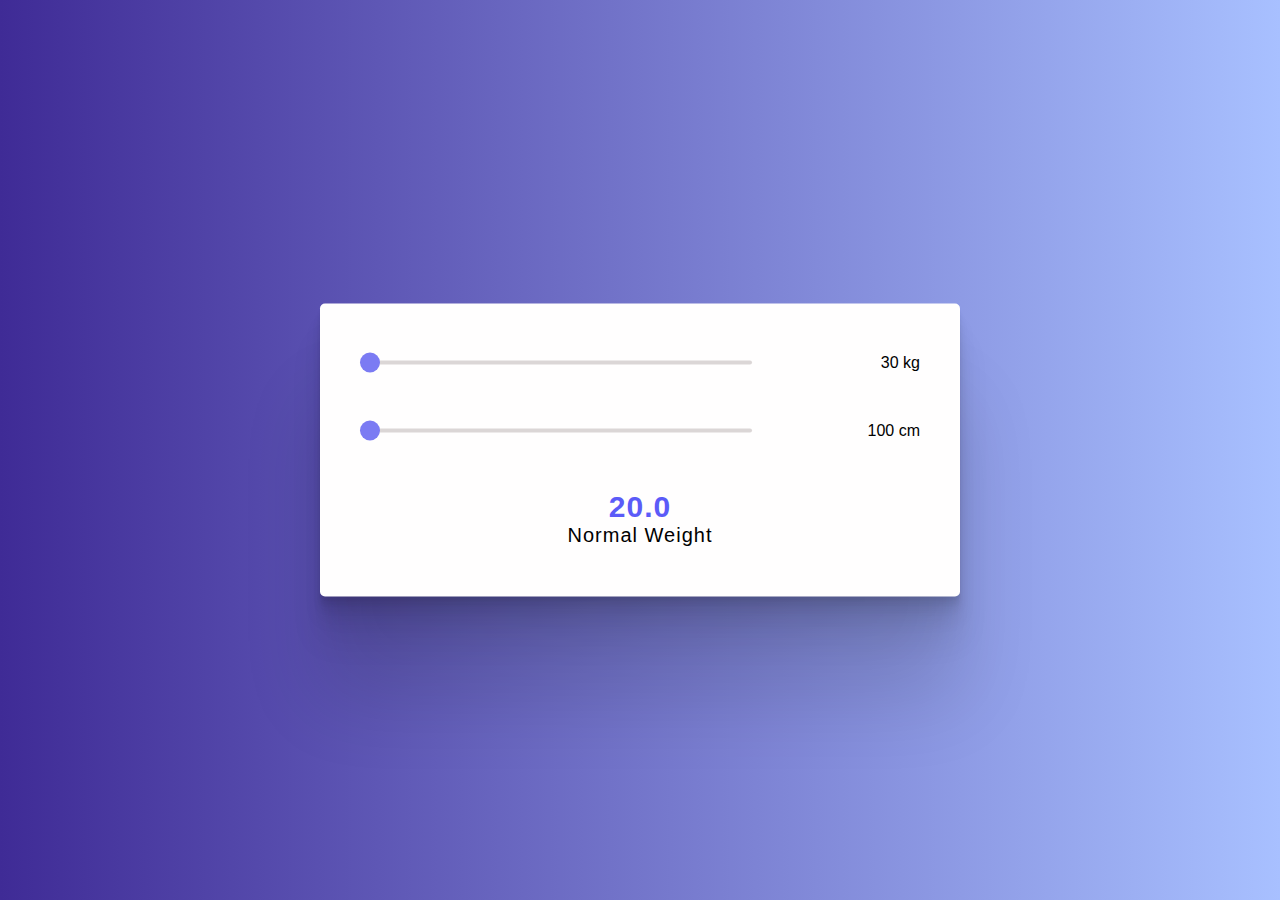
<file: BMI Calculator/index.html>
<!DOCTYPE html>
<html lang="en">
<head>
    <meta charset="UTF-8">
    <meta http-equiv="X-UA-Compatible" content="IE=edge">
    <meta name="viewport" content="width=device-width, initial-scale=1.0">
    <link rel="preconnect" href="https://fonts.googleapis.com">
    <link rel="preconnect" href="https://fonts.gstatic.com" crossorigin>
    <link href="https://fonts.googleapis.com/css2?family=Josefin+Sans:wght@200;300;400;500;600;700&display=swap" 
    rel="stylesheet">
    <link rel="stylesheet" href="./style.css">
    <title>BMI Calculator</title>
</head>
<body>
    <section class="hero_container">
        <div class="roww">
            <input type="range" min="30" max="200" value="20" id="weight" oninput="calculate()">
            <span id="weight-value">30 kg </span>
        </div>
        <div class="roww">
            <input type="range" min="100" max="200" value="100" id="height" oninput="calculate()">
            <span id="height-value"> 100 cm </span>
        </div>

        <p id="result"> 20.0 </p>
        <p id="category"> Normal Weight </p>
    </section>
</body>
<script src="./scirpt.js"></script>
</html>
</file>
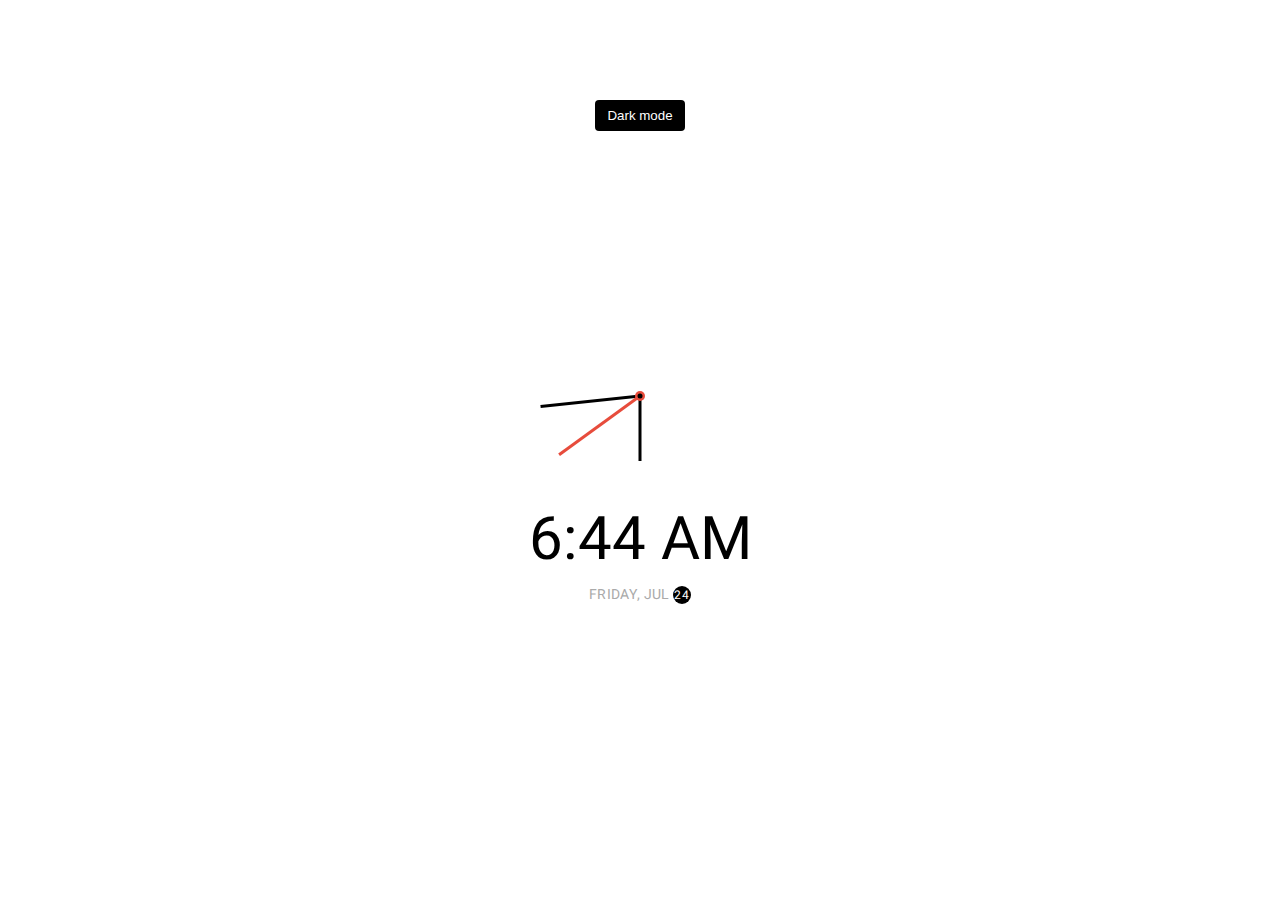
<file: Theme Clock/index.html>
<!DOCTYPE html>
<html lang="en">
  <head>
    <meta charset="UTF-8" />
    <meta name="viewport" content="width=device-width, initial-scale=1.0" />
    <link rel="stylesheet" href="style.css" />
    <title>Theme Clock</title>
  </head>
  <body>
    <!-- Inspired by this dribbble shot https://dribbble.com/shots/5958443-Alarm-clock -->

    <button class="toggle">Dark mode</button>

    <div class="clock-container">
      <div class="clock">
        <div class="needle hour"></div>
        <div class="needle minute"></div>
        <div class="needle second"></div>
        <div class="center-point"></div>
      </div>

      <div class="time"></div>
      <div class="date"></div>
    </div>

    <script src="script.js"></script>
  </body>
</html>
</file>
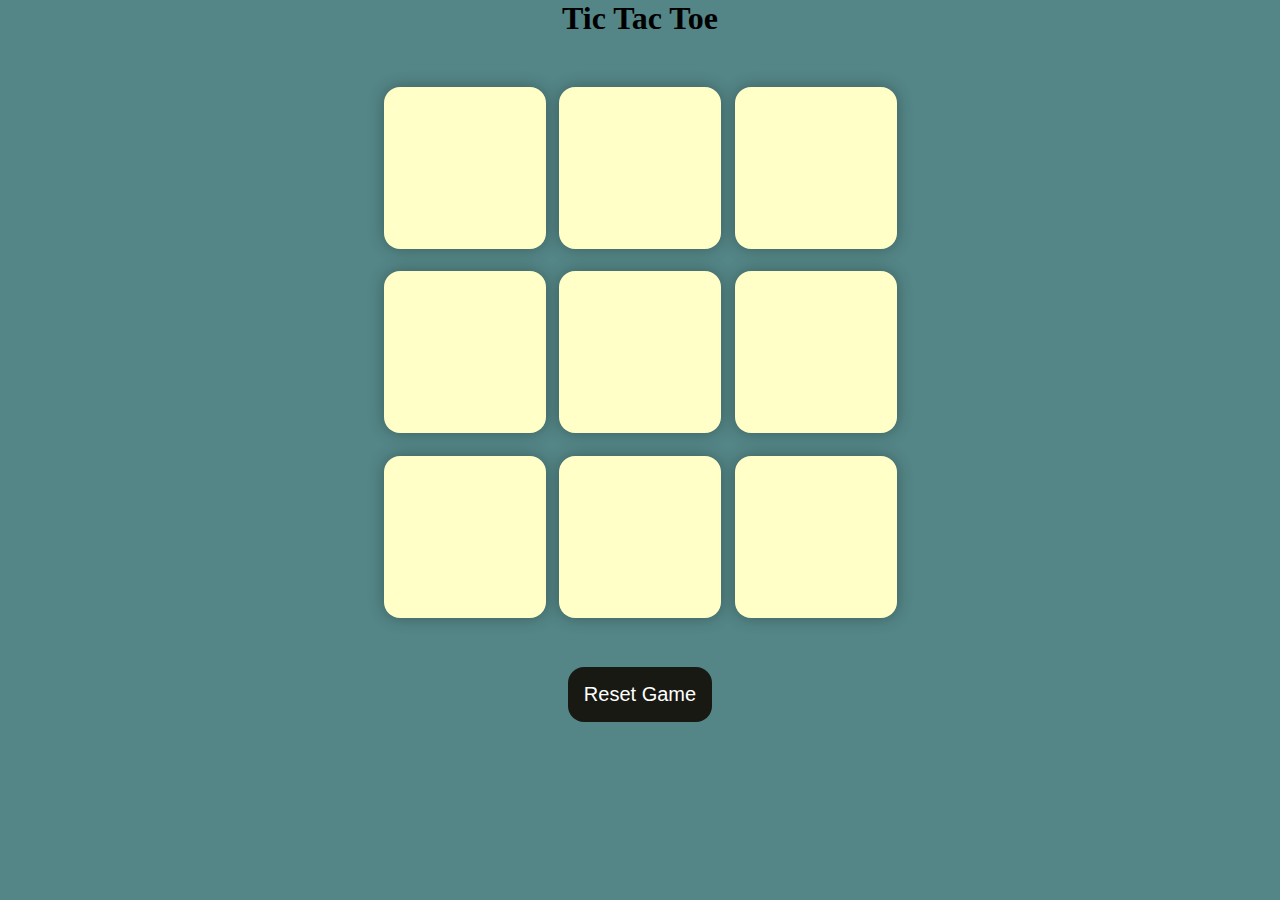
<file: Tic Tac Toe/index.html>
<!DOCTYPE html>
<html lang="en">
  <head>
    <meta charset="UTF-8" />
    <meta name="viewport" content="width=device-width, initial-scale=1.0" />
    <title>Tic-Tac-Toe Game</title>
    <link rel="stylesheet" href="style.css" />
  </head>
  <body>
    <div class="msg-container hide">
      <p id="msg">Winner</p>
      <button id="new-btn">New Game</button>
    </div>
    <main>
      <h1>Tic Tac Toe</h1>
      <div class="container">
        <div class="game">
          <button class="box"></button>
          <button class="box"></button>
          <button class="box"></button>
          <button class="box"></button>
          <button class="box"></button>
          <button class="box"></button>
          <button class="box"></button>
          <button class="box"></button>
          <button class="box"></button>
        </div>
      </div>
      <button id="reset-btn">Reset Game</button>
    </main>
    <script src="game.js"></script>
  </body>
</html>
</file>
<file: BMI Calculator/style.css>
* {
    margin: 0;
    padding: 0;
    box-sizing: border-box;
}

body {
    height: 100vh;
    background: #a8c0ff; 
    background: -webkit-linear-gradient(to left, #3f2b96, #a8c0ff);  /* Chrome 10-25, Safari 5.1-6 */
    background: linear-gradient(to right, #3f2b96, #a8c0ff); /* W3C, IE 10+/ Edge, Firefox 16+, Chrome 26+, Opera 12+, Safari 7+ */
}

.hero_container {
    background-color: rgb(255, 254, 254);
    padding: 50px 40px;
    width: 50%;
    min-width: 500px;
    position: absolute;
    transform: translate(-50%,-50%);
    top: 50%;
    left: 50%;
    border-radius: 5px;
    font-family: 'Josefin', sans-serif;
    box-shadow: 0 2.8px 2.3px rgba(0, 0, 0, 0.035),
                0 6.7px 5.3px rgba(0, 0, 0, 0.045),
                0 12.5px 10px rgba(0, 0, 0, 0.055),
                0 22.3px 18px rgba(0, 0, 0, 0.065),
                0 41.8px 33.5px rgba(0, 0, 0, 0.075),
                0 100px 80px rgba(0, 0, 0, 0.13);
}

.roww {
    display: flex;
    align-items: center;
    justify-content: space-between;
    margin-bottom: 50px;
}

span {
    font-weight: 400;
}

input[type="range"] {
    width: 70%;
    height: 4px;
    -webkit-appearance: none;
    appearance: none;
    background-color: rgba(156, 147, 147, 0.37);
    border-radius: 5px;
    outline: none;
}

input[type="range"]::-webkit-slider-thumb {
    -webkit-appearance: none;
    appearance: none;
    height: 20px;
    width: 20px;
    background-color: rgb(123, 123, 243);
    border-radius: 50%;
    cursor: pointer;
}

#result {
    font-size: 30px;
    font-weight: 600;
    letter-spacing: 1px;
    text-align: center;
    color: rgb(91, 91, 248);
}

#category {
    font-size: 20px;
    text-align: center;
    letter-spacing: 1px;
}
</file>
<file: Theme Clock/style.css>
@import url('https://fonts.googleapis.com/css?family=Heebo:300&display=swap');

* {
  box-sizing: border-box;
}

:root {
  --primary-color: #000;
  --secondary-color: #fff;
}

html {
  transition: all 0.5s ease-in;
}

html.dark {
  --primary-color: #fff;
  --secondary-color: #333;
}

html.dark {
  background-color: #111;
  color: var(--primary-color);
}

body {
  font-family: 'Heebo', sans-serif;
  display: flex;
  align-items: center;
  justify-content: center;
  height: 100vh;
  overflow: hidden;
  margin: 0;
}

.toggle {
  cursor: pointer;
  background-color: var(--primary-color);
  color: var(--secondary-color);
  border: 0;
  border-radius: 4px;
  padding: 8px 12px;
  position: absolute;
  top: 100px;
}

.toggle:focus {
  outline: none;
}

.clock-container {
  display: flex;
  flex-direction: column;
  justify-content: space-between;
  align-items: center;
}

.clock {
  position: relative;
  width: 200px;
  height: 200px;
}

.needle {
  background-color: var(--primary-color);
  position: absolute;
  top: 50%;
  left: 50%;
  height: 65px;
  width: 3px;
  transform-origin: bottom center;
  transition: all 0.5s ease-in linear;
}

.needle.hour {
  transform: translate(-50%, -100%) rotate(0deg);
}

.needle.minute {
  transform: translate(-50%, -100%) rotate(0deg);
  height: 100px;
}

.needle.second {
  transform: translate(-50%, -100%) rotate(0deg);
  height: 100px;
  background-color: #e74c3c;
}

.center-point {
  background-color: #e74c3c;
  width: 10px;
  height: 10px;
  position: absolute;
  top: 50%;
  left: 50%;
  transform: translate(-50%, -50%);
  border-radius: 50%;
}

.center-point::after {
  content: '';
  background-color: var(--primary-color);
  width: 5px;
  height: 5px;
  position: absolute;
  top: 50%;
  left: 50%;
  transform: translate(-50%, -50%);
  border-radius: 50%;
}

.time {
  font-size: 60px;
}

.date {
  color: #aaa;
  font-size: 14px;
  letter-spacing: 0.3px;
  text-transform: uppercase;
}

.date .circle {
  background-color: var(--primary-color);
  color: var(--secondary-color);
  border-radius: 50%;
  height: 18px;
  width: 18px;
  display: inline-flex;
  align-items: center;
  justify-content: center;
  line-height: 18px;
  transition: all 0.5s ease-in;
  font-size: 12px;
}
</file>
<file: Tic Tac Toe/style.css>
* {
    margin: 0;
    padding: 0;
  }
  
  body {
    background-color: #548687;
    text-align: center;
  }
  
  .container {
    height: 70vh;
    display: flex;
  
    justify-content: center;
    align-items: center;
  }
  
  .game {
    height: 60vmin;
    width: 60vmin;
    display: flex;
    flex-wrap: wrap;
    justify-content: center;
    align-items: center;
    gap: 1.5vmin;
  }
  
  .box {
    height: 18vmin;
    width: 18vmin;
    border-radius: 1rem;
    border: none;
    box-shadow: 0 0 1rem rgba(0, 0, 0, 0.3);
    font-size: 8vmin;
    color: #b0413e;
    background-color: #ffffc7;
  }
  
  #reset-btn {
    padding: 1rem;
    font-size: 1.25rem;
    background-color: #191913;
    color: #fff;
    border-radius: 1rem;
    border: none;
  }
  
  #new-btn {
    padding: 1rem;
    font-size: 1.25rem;
    background-color: #191913;
    color: #fff;
    border-radius: 1rem;
    border: none;
  }
  
  #msg {
    color: #ffffc7;
    font-size: 5vmin;
  }
  
  .msg-container {
    height: 100vmin;
    display: flex;
    justify-content: center;
    align-items: center;
    flex-direction: column;
    gap: 4rem;
  }
  
  .hide {
    display: none;
  }
</file>
